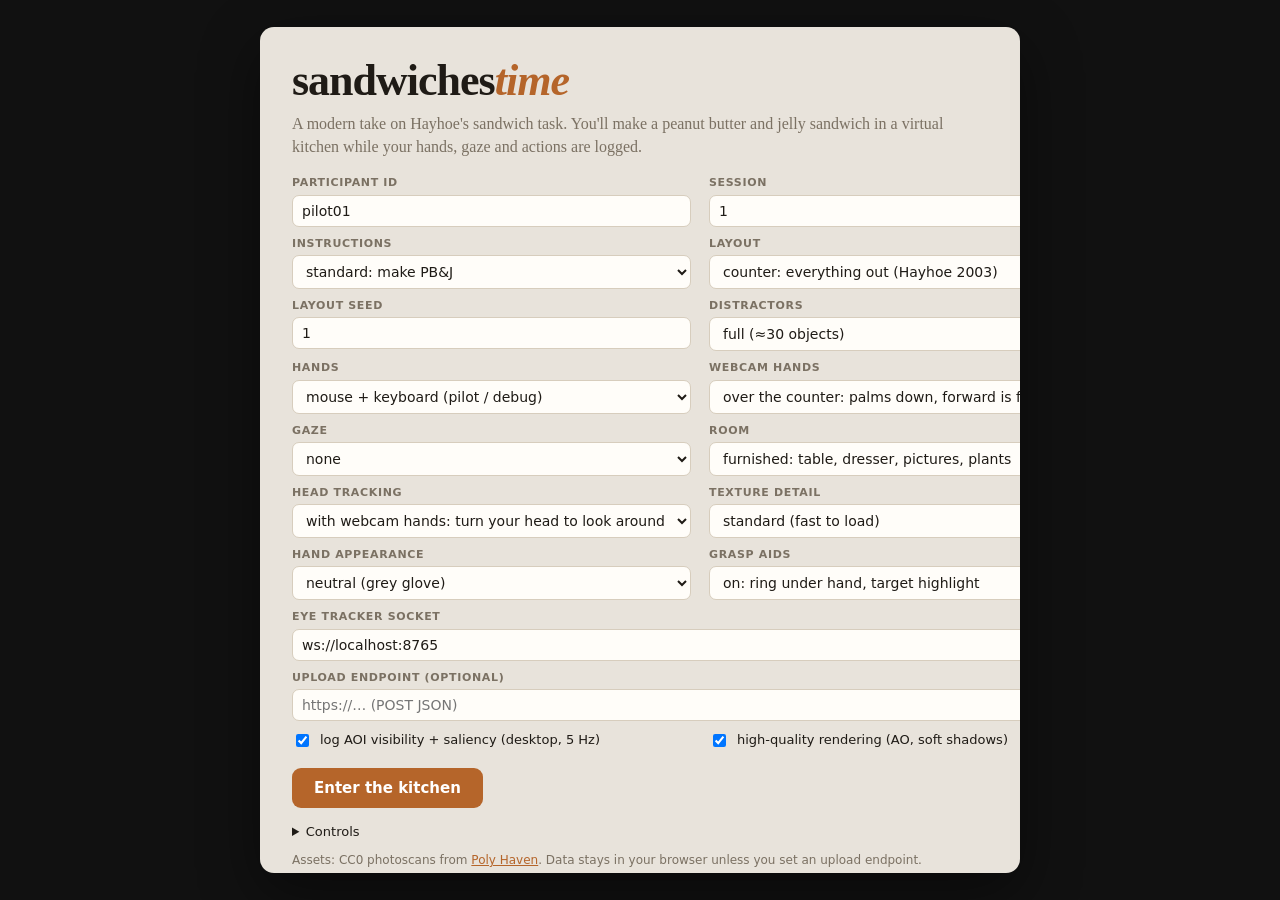
<file: index.html>
<!DOCTYPE html>
<html lang="en">
<head>
<meta charset="utf-8">
<meta name="viewport" content="width=device-width, initial-scale=1, maximum-scale=1, user-scalable=no, viewport-fit=cover">
<title>sandwichestime — a virtual sandwich task</title>
<link rel="stylesheet" href="src/ui/style.css">
<script type="importmap">
{ "imports": {
    "three": "./vendor/three/build/three.module.js",
    "three/addons/": "./vendor/three/addons/"
} }
</script>
</head>
<body>
<canvas id="view"></canvas>

<div id="landing" class="panel">
  <h1>sandwiches<span>time</span></h1>
  <p class="lede">A modern take on Hayhoe's sandwich task. You'll make a peanut butter and jelly sandwich in a virtual kitchen while your hands, gaze and actions are logged.</p>
  <form id="setup">
    <div class="grid">
      <label>Participant ID <input name="participant" value="pilot01" autocomplete="off"></label>
      <label>Session <input name="session" value="1" type="number" min="1"></label>
      <label>Instructions
        <select name="condition">
          <option value="standard">standard: make PB&amp;J</option>
          <option value="tidy">tidy: close everything after</option>
          <option value="cut">cut: make and cut in half</option>
        </select></label>
      <label>Layout
        <select name="layout">
          <option value="counter">counter: everything out (Hayhoe 2003)</option>
          <option value="stored">stored: jelly in fridge, knife in drawer, plate in cupboard</option>
        </select></label>
      <label>Layout seed <input name="seed" value="1" type="number"></label>
      <label>Distractors
        <select name="distractors">
          <option value="full">full (≈30 objects)</option>
          <option value="sparse">sparse (≈10 objects)</option>
          <option value="none">none</option>
        </select></label>
      <label>Hands
        <select name="input">
          <option value="mouse">mouse + keyboard (pilot / debug)</option>
          <option value="touch">touch screen (phone / tablet)</option>
          <option value="webcam">webcam hand tracking (both hands, MediaPipe)</option>
          <option value="xr">headset hand tracking (WebXR)</option>
        </select></label>
      <label>Webcam hands
        <select name="webcammap">
          <option value="counter">over the counter: palms down, forward is farther</option>
          <option value="upright">upright: palms to the screen, up is farther</option>
        </select></label>
      <label>Gaze
        <select name="gaze">
          <option value="none">none</option>
          <option value="webcam">webcam iris tracking (calibrated)</option>
          <option value="socket">external eye tracker (WebSocket)</option>
          <option value="mouse">mouse as gaze (debug only)</option>
        </select></label>
      <label>Room
        <select name="room">
          <option value="full">furnished: table, dresser, pictures, plants</option>
          <option value="plain">plain: same walls, windows and light, nothing else</option>
        </select></label>
      <label>Head tracking
        <select name="head">
          <option value="auto">with webcam hands: turn your head to look around</option>
          <option value="webcam">webcam, with any hand input</option>
          <option value="off">off</option>
        </select></label>
      <label>Texture detail
        <select name="detail">
          <option value="standard">standard (fast to load)</option>
          <option value="high">high (about 60 MB more to download)</option>
        </select></label>
      <label>Hand appearance
        <select name="handtone">
          <option value="neutral">neutral (grey glove)</option>
          <option value="tone1">skin tone 1 (lightest)</option>
          <option value="tone2">skin tone 2</option>
          <option value="tone3">skin tone 3</option>
          <option value="tone4">skin tone 4</option>
          <option value="tone5">skin tone 5 (darkest)</option>
        </select></label>
      <label>Grasp aids
        <select name="aids">
          <option value="on">on: ring under hand, target highlight</option>
          <option value="off">off (no added visual cues)</option>
        </select></label>
      <label class="wide">Eye tracker socket <input name="socket" value="ws://localhost:8765"></label>
      <label class="wide">Upload endpoint (optional) <input name="endpoint" placeholder="https://… (POST JSON)"></label>
      <label class="check"><input type="checkbox" name="saliency" checked> log AOI visibility + saliency (desktop, 5 Hz)</label>
      <label class="check"><input type="checkbox" name="quality" checked> high-quality rendering (AO, soft shadows)</label>
    </div>
    <button type="submit" id="start">Enter the kitchen</button>
  </form>
  <details class="help">
    <summary>Controls</summary>
    <table>
      <tr><td>Mouse move</td><td>move the active hand</td></tr>
      <tr><td>Click</td><td>grasp / release</td></tr>
      <tr><td>Tab</td><td>switch active hand (left / right)</td></tr>
      <tr><td>Space (hold)</td><td>press down: spread, scoop, cut, wipe</td></tr>
      <tr><td>Wheel</td><td>twist a lid you hold / raise or lower a held object</td></tr>
      <tr><td>F, Q / E</td><td>flip held object, rotate held object</td></tr>
      <tr><td>A / D, ← / →</td><td>step along the counter</td></tr>
      <tr><td>Right-drag</td><td>look around</td></tr>
      <tr><td>Bell</td><td>ring it (grasp it) when the sandwich is done</td></tr>
    </table>
    <p><b>Touch screen.</b> Tap something to grab it; tap a spot to carry what you hold there and put it down. Drag to move the hand. Grab a lid, then drag in a circle (counter-clockwise) to unscrew it. The buttons at the bottom press down (to dip, spread or cut), flip a slice, let go, switch hands and step sideways. Landscape gives the widest view.</p>
    <p><b>Webcam.</b> Hold your hands palm-down in front of you, as if over the counter: move them left and right, forward (toward the screen) to reach farther along the counter, and up for the shelves. Pinch thumb and index, or close your whole hand, to take hold; open it to let go. Lower your hand to put something down or press. Turn a held lid by turning your hand. Turn your head to look around: the view turns further than your head does, so you can keep your eyes on the screen; lean to shift your viewpoint a little. R recentres the view, H turns head tracking off. A short calibration comes first, shown by cartoon hands; it is saved for your participant ID, and K redoes it. (The older upright mapping, palms to the screen, is an option in the setup form.)</p>
    <table>
      <tr><td>Pinch thumb + index</td><td>grasp; open the fingers to let go</td></tr>
      <tr><td>Push toward the screen</td><td>lower what you hold (press, spread, dip); pull back to lift</td></tr>
      <tr><td>Rotate your hand</td><td>turn what you hold; unscrew a lid (counter-clockwise, about two strokes)</td></tr>
      <tr><td>Turn your hand over</td><td>flip a slice</td></tr>
      <tr><td>Hand at the screen edge</td><td>step sideways (or A / D)</td></tr>
      <tr><td>C / Space</td><td>hide the camera preview / press down without pushing</td></tr>
    </table>
    <p>Pinch the open end of the bread bag to take a slice; pinch the closed end to move the bag. The first slice out is the heel.</p>
    <p><b>Headset.</b> Pinch or squeeze; everything is 1:1 scale.</p>
  </details>
  <p class="foot">Assets: CC0 photoscans from <a href="https://polyhaven.com" target="_blank">Poly Haven</a>. Data stays in your browser unless you set an upload endpoint.</p>
</div>

<div id="loading" hidden><div class="box"><div class="t">Setting up the kitchen…</div><div class="bar"><i></i></div><div class="s"></div></div></div>

<div id="hud" hidden>
  <div id="instruction"></div>
  <div id="status"><span id="hand-ind"></span><span id="fps"></span></div>
  <div id="toast"></div>
</div>

<div id="calib" hidden><div id="calib-dot"></div><div id="calib-msg"></div></div>
<video id="cam" playsinline muted hidden></video>
<div id="report" class="panel" hidden></div>

<script type="module" src="src/main.js"></script>
</body>
</html>
</file>
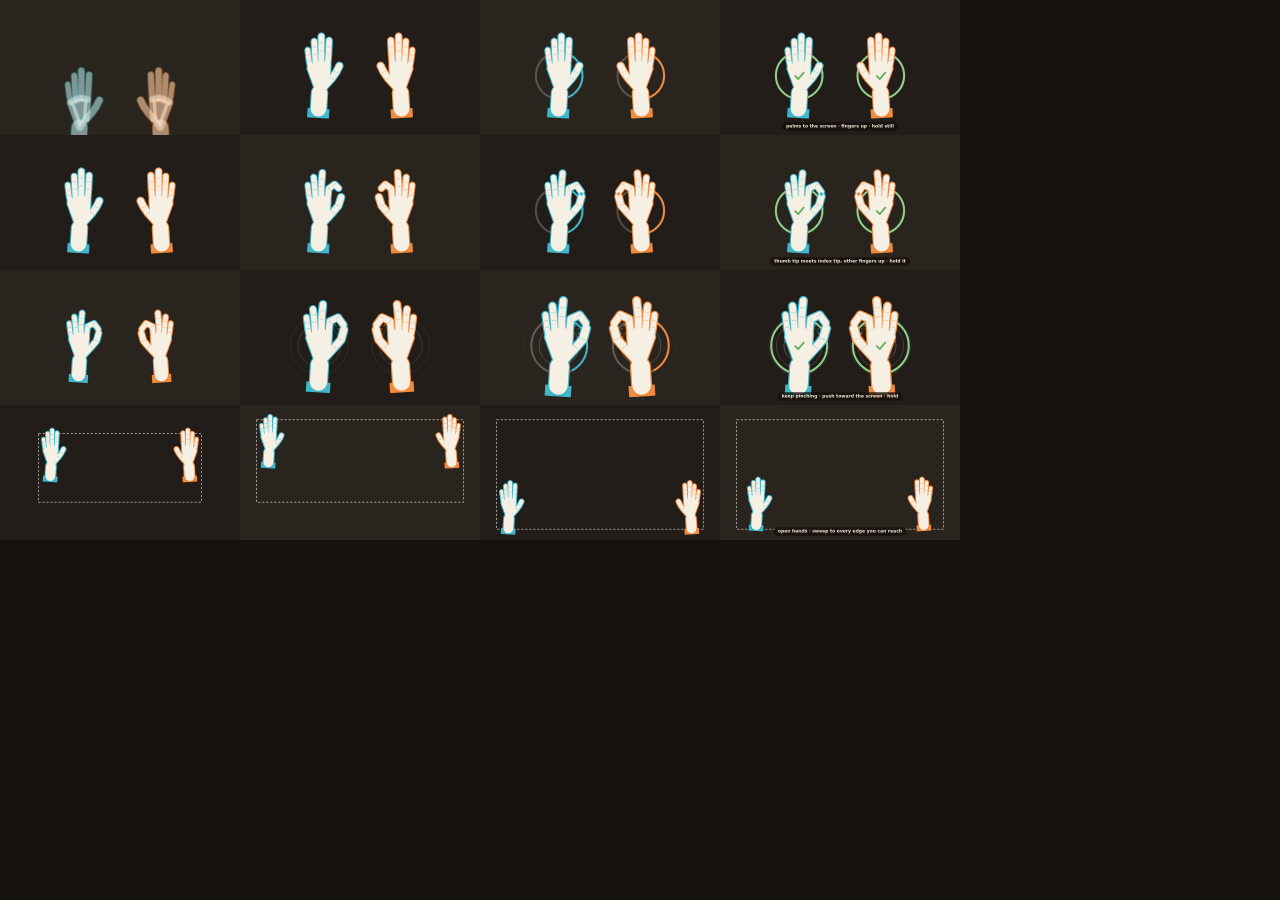
<file: tools/tests/demo_preview.html>
<!doctype html><meta charset="utf-8"><body style="margin:0;background:#16130f">
<script type="importmap">{ "imports": { "three": "/vendor/three/build/three.module.js", "three/addons/": "/vendor/three/addons/" } }</script>
<canvas id="c" width="1920" height="1080" style="width:960px;height:540px;display:block"></canvas>
<script type="module">
// renders a grid of frames of each calibration demo (for checking the cartoon hands by eye)
import { drawDemo, DEMOS } from '/src/ui/handdemo.js';
const g = document.getElementById('c').getContext('2d'), Q = new URLSearchParams(location.search);
if (Q.get('id')) { g.fillStyle = '#2a241e'; g.fillRect(0, 0, 1920, 1080); drawDemo(g, Q.get('id'), +Q.get('t') || 1.5, { x: 0, y: 0, w: 1920, h: 1080 }); window.__done = true; throw 0; }
const ids = Q.get('set') === 'counter' ? ['c_open', 'c_pinch', 'c_grab', 'c_far', 'c_up', 'c_range'] : Q.get('set') === 'grab' ? ['grab', 'c_grab'] : ['open', 'pinch', 'push', 'range'], cols = 4;
const W = 1920 / cols, H = 1080 / ids.length;
ids.forEach((id, row) => { const D = DEMOS[id];
  for (let c = 0; c < cols; c++) { const t = [0.5, 0.45, 0.4, 0.75][c] * D.len * (c === 0 ? 1 : 1) + (c === 0 ? 0 : 0);
    const tt = /grab/.test(id) ? [0.3, 0.6, 0.9, 1.6][c] : /range/.test(id) ? [0.6, 1.2, 2.6, 3.3][c] : /pinch/.test(id) ? [0.2, 0.7, 1.5, 2.2][c] : /push|far|up/.test(id) ? [0.2, 0.8, 1.6, 2.3][c] : [0.3, 0.8, 1.5, 2.3][c];
    const r = { x: c * W, y: row * H, w: W, h: H };
    g.save(); g.beginPath(); g.rect(r.x, r.y, r.w, r.h); g.clip(); g.fillStyle = (row + c) % 2 ? '#221d18' : '#2a241e'; g.fillRect(r.x, r.y, r.w, r.h);
    drawDemo(g, id, tt, r, { caption: c === 3 }); g.restore(); } });
window.__done = true;
</script>
</file>
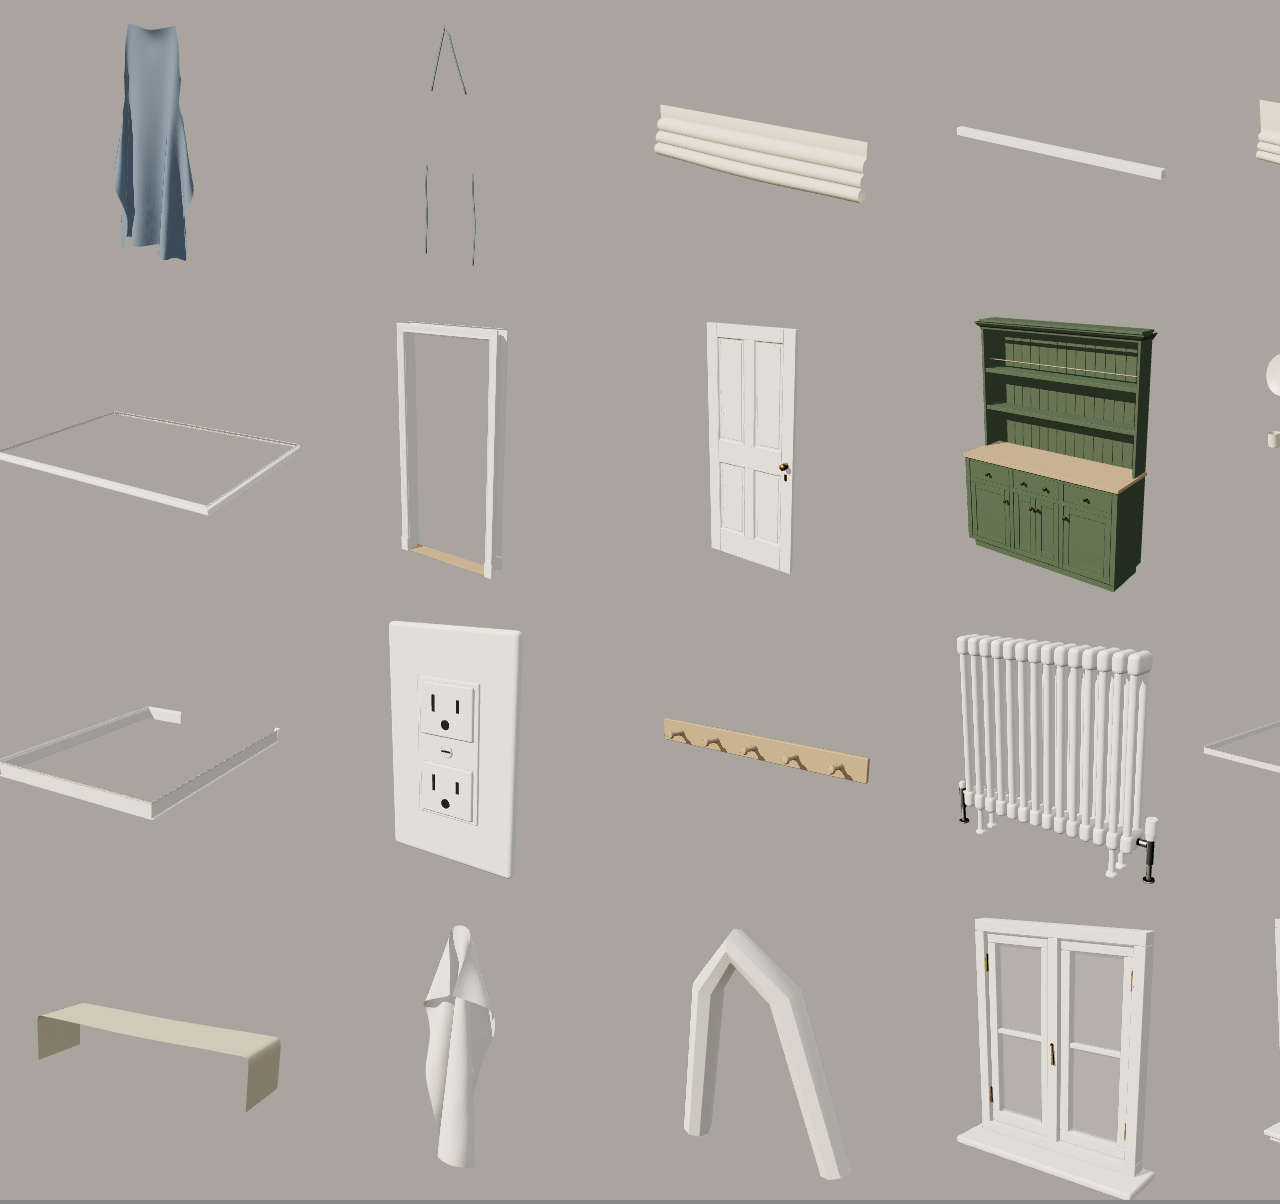
<file: tools/tests/kit_preview.html>
<!doctype html><meta charset="utf-8"><body style="margin:0;background:#888">
<script type="importmap">{ "imports": { "three": "/vendor/three/build/three.module.js", "three/addons/": "/vendor/three/addons/" } }</script>
<canvas id="c" width="1800" height="1200"></canvas>
<script type="module">
// Contact sheet of the Blender-built room kit (tools/blender/build_room_kit.py): ?only=a,b picks parts, ?view=front|side|top|q.
import * as THREE from 'three';
import { GLTFLoader } from 'three/addons/loaders/GLTFLoader.js';
import { MeshoptDecoder } from 'three/addons/libs/meshopt_decoder.module.js';
const Q = new URLSearchParams(location.search), L = new GLTFLoader(); L.setMeshoptDecoder(MeshoptDecoder);
const kit = (await L.loadAsync('/assets/models/room_kit/room_kit.gltf')).scene;
let nodes = kit.children.slice(); if (Q.get('only')) nodes = nodes.filter(n => Q.get('only').split(',').some(k => n.name.startsWith(k)));
const cv = document.getElementById('c'), R = new THREE.WebGLRenderer({ canvas: cv, antialias: true, preserveDrawingBuffer: true }); R.setScissorTest(true); R.autoClear = false;
R.toneMapping = THREE.ACESFilmicToneMapping; R.shadowMap.enabled = true;
const cols = Math.ceil(Math.sqrt(nodes.length * 1.5)), rows = Math.ceil(nodes.length / cols), w = cv.width / cols, h = cv.height / rows, info = {};
const view = Q.get('view') || 'q';
for (const [k, n] of nodes.entries()) {
  const sc = new THREE.Scene(); sc.background = new THREE.Color(0xa9a59e); const g = n.clone(true); g.position.set(0, 0, 0); sc.add(g);
  g.traverse(o => { if (o.isMesh) { o.material = o.material.clone(); o.material.side = THREE.DoubleSide; o.castShadow = o.receiveShadow = true; if (/glass$/.test(o.material.name)) { o.material.transparent = true; o.material.opacity = 0.2; } } });
  sc.add(new THREE.HemisphereLight(0xffffff, 0x8a8478, 1.6)); const d = new THREE.DirectionalLight(0xfff2dd, 3.2); 
  const b = new THREE.Box3().setFromObject(g), s = b.getSize(new THREE.Vector3()), c = b.getCenter(new THREE.Vector3()), r = Math.max(s.x, s.y, s.z);
  d.position.set(c.x - r, c.y + 1.5 * r, c.z + 2 * r); d.target.position.copy(c); d.castShadow = true; Object.assign(d.shadow.camera, { left: -r, right: r, top: r, bottom: -r, near: 0.01, far: 6 * r }); d.shadow.mapSize.set(2048, 2048); d.shadow.bias = -0.0005; sc.add(d, d.target);
  info[n.name] = { size: s.toArray().map(x => +x.toFixed(3)), min: b.min.toArray().map(x => +x.toFixed(3)), max: b.max.toArray().map(x => +x.toFixed(3)), mats: [...new Set((() => { const a = []; g.traverse(o => o.isMesh && a.push(o.material.name)); return a; })())] };
  const cam = new THREE.PerspectiveCamera(28, w / h, 0.01, 80), dist = r * 2.4;
  const dir = { q: [0.55, 0.32, 0.8], front: [0, 0.05, 1], side: [1, 0.1, 0.15], top: [0.05, 1, 0.3], back: [-0.4, 0.25, -0.8], low: [0.5, -0.25, 0.8] }[view];
  cam.position.set(c.x + dist * dir[0], c.y + dist * dir[1], c.z + dist * dir[2]); cam.lookAt(c);
  const x = (k % cols) * w, y = cv.height - (Math.floor(k / cols) + 1) * h; R.setViewport(x, y, w, h); R.setScissor(x, y, w, h); R.clear(); R.render(sc, cam);
}
window.__info = info;
</script>
</file>
<file: src/ui/style.css>
:root { --ink:#1f1b16; --paper:#f6f1e8; --accent:#b5652a; --jelly:#6b2a5c; --muted:#7b7163; }
* { box-sizing: border-box; }
html, body { margin:0; height:100%; overflow:hidden; background:#111; font-family: "Iowan Old Style", "Palatino Linotype", Georgia, serif; color:var(--ink); }
#view { position:fixed; inset:0; width:100vw; height:100vh; display:block; }
.panel { position:fixed; z-index:10; background:color-mix(in srgb, var(--paper) 94%, transparent); backdrop-filter: blur(12px);
  border-radius:14px; box-shadow:0 20px 60px rgba(0,0,0,.45); padding:28px 32px; }
#landing { top:50%; left:50%; transform:translate(-50%,-50%); width:min(760px, 94vw); max-height:94vh; overflow:auto; }
h1 { margin:0 0 6px; font-size:44px; letter-spacing:-1px; font-weight:600; }
h1 span { color:var(--accent); font-style:italic; }
.lede { margin:0 0 18px; color:var(--muted); font-size:16px; line-height:1.45; }
.grid { display:grid; grid-template-columns:1fr 1fr; gap:10px 18px; }
label { display:flex; flex-direction:column; font: 600 11px/1.3 ui-sans-serif, system-ui, sans-serif; text-transform:uppercase; letter-spacing:.06em; color:var(--muted); gap:4px; }
label.wide { grid-column: span 2; }
label.check { flex-direction:row; align-items:center; gap:8px; text-transform:none; letter-spacing:0; font-size:13px; font-weight:500; color:var(--ink); }
input, select { font: 14px ui-sans-serif, system-ui, sans-serif; padding:7px 9px; border-radius:7px; border:1px solid #d7cdbd; background:#fffdf9; color:var(--ink); }
button { font: 600 15px ui-sans-serif, system-ui, sans-serif; background:var(--accent); color:white; border:0; border-radius:9px; padding:11px 22px; margin-top:18px; cursor:pointer; }
button:hover { filter:brightness(1.08); }
button.ghost { background:transparent; color:var(--accent); border:1px solid var(--accent); }
.help { margin-top:16px; font: 13px ui-sans-serif, system-ui, sans-serif; }
.help td { padding:2px 14px 2px 0; } .help td:first-child { font-weight:600; white-space:nowrap; }
.foot { margin:14px 0 0; font: 12px ui-sans-serif, system-ui, sans-serif; color:var(--muted); }
.foot a { color:var(--accent); }
#hud { position:fixed; inset:0; pointer-events:none; z-index:5; font: 14px ui-sans-serif, system-ui, sans-serif; color:white; }
#instruction { position:absolute; top:14px; left:50%; transform:translateX(-50%); background:rgba(20,16,12,.62); padding:8px 16px; border-radius:20px; max-width:80vw; text-align:center; }
#status { position:absolute; bottom:12px; left:14px; display:flex; gap:14px; opacity:.85; text-shadow:0 1px 2px #000; }
#toast { position:absolute; bottom:44px; left:50%; transform:translateX(-50%); background:rgba(20,16,12,.7); padding:6px 14px; border-radius:16px; opacity:0; transition:opacity .25s; }
#toast.show { opacity:1; }
#calib { position:fixed; inset:0; z-index:20; background:#24201b; cursor:none; }
#calib-dot { position:absolute; width:22px; height:22px; margin:-11px 0 0 -11px; border-radius:50%; background:var(--accent); box-shadow:0 0 0 6px rgba(181,101,42,.25); transition: left .45s ease, top .45s ease, transform .2s; }
#calib-dot::after { content:""; position:absolute; left:8px; top:8px; width:6px; height:6px; border-radius:50%; background:white; }
#calib-msg { position:absolute; bottom:8%; width:100%; text-align:center; color:#e9dfcf; font: 16px ui-sans-serif, system-ui, sans-serif; }
#report { top:50%; left:50%; transform:translate(-50%,-50%); width:min(1100px, 96vw); max-height:94vh; overflow:auto; font: 14px ui-sans-serif, system-ui, sans-serif; }
#report h2 { font-family: "Iowan Old Style", Georgia, serif; font-size:30px; margin:0 0 4px; }
#report .metrics { display:grid; grid-template-columns: repeat(4, 1fr); gap:10px; margin:16px 0; }
#report .metric { background:#fffdf9; border:1px solid #e4dacb; border-radius:10px; padding:10px 12px; }
#report .metric b { display:block; font-size:22px; font-family: Georgia, serif; }
#report .metric span { color:var(--muted); font-size:12px; }
#report svg { width:100%; height:auto; background:#fffdf9; border:1px solid #e4dacb; border-radius:10px; }
#report .actions { display:flex; gap:10px; }
#report table { border-collapse:collapse; width:100%; margin-top:10px; font-size:12px; }
#report td, #report th { border-bottom:1px solid #eadfcf; padding:3px 6px; text-align:left; }
#campip { position:fixed; right:14px; bottom:14px; z-index:6; background:rgba(20,16,12,.72); border-radius:10px; padding:6px; box-shadow:0 6px 24px rgba(0,0,0,.4); font: 11px ui-sans-serif, system-ui, sans-serif; color:#eee4d4; transition:opacity .3s; }
#campip canvas { display:block; border-radius:6px; }
#campip .row { display:flex; justify-content:space-between; padding:4px 2px 0; gap:10px; font-variant-numeric: tabular-nums; }
#campip .hint { opacity:.5; }
#campip.min canvas { display:none; }
#campip.lost { outline:2px solid #d0503c; }

/* touch controls */
#view { height:100dvh; }
#touchbar { position:fixed; left:0; right:0; bottom:0; z-index:6; display:flex; gap:6px; justify-content:center; padding:8px 10px calc(8px + env(safe-area-inset-bottom)); pointer-events:none; }
#touchbar button { pointer-events:auto; margin:0; flex:1 1 0; max-width:130px; min-height:46px; padding:8px 4px; font-size:14px; background:rgba(28,23,18,.72); color:#f3eadb; border:1px solid rgba(255,255,255,.18); border-radius:12px; backdrop-filter:blur(8px); -webkit-tap-highlight-color:transparent; touch-action:manipulation; user-select:none; -webkit-user-select:none; }
#touchbar button[data-act=left], #touchbar button[data-act=right] { flex:0 0 46px; }
#touchbar button:disabled { opacity:.35; }
#touchbar button.on { background:var(--accent); border-color:var(--accent); }
body:has(#touchbar) #status { bottom:calc(70px + env(safe-area-inset-bottom)); }
body:has(#touchbar) #toast { bottom:calc(100px + env(safe-area-inset-bottom)); }
@media (max-width: 640px) {
  .panel { padding:18px 16px; }
  h1 { font-size:32px; }
  .grid { grid-template-columns:1fr; }
  label.wide { grid-column:auto; }
  #instruction { font-size:13px; max-width:92vw; top:calc(8px + env(safe-area-inset-top)); }
  #report .metrics { grid-template-columns:repeat(2, 1fr); }
}
@media (max-height: 520px) { #instruction { font-size:12px; padding:5px 12px; top:calc(6px + env(safe-area-inset-top)); } }
#instruction { transition:opacity 1s; } #instruction.dim { opacity:.28; }

/* loading and error overlay */
#loading { position:fixed; inset:0; z-index:40; display:flex; align-items:center; justify-content:center; background:#1c1814; color:#efe6d6; font: 15px ui-sans-serif, system-ui, sans-serif; }
#loading[hidden] { display:none; }
#loading .box { width:min(440px, 84vw); text-align:center; }
#loading .t { font: 600 26px "Iowan Old Style", Georgia, serif; margin-bottom:16px; }
#loading .bar { height:6px; border-radius:3px; background:rgba(255,255,255,.14); overflow:hidden; }
#loading .bar i { display:block; height:100%; width:0; background:var(--accent); transition:width .25s; }
#loading .s { margin-top:12px; color:#b9ad9a; font-size:13px; line-height:1.45; white-space:pre-wrap; word-break:break-word; }
#loading.err .bar { display:none; } #loading.err .s { color:#f0c9b0; text-align:left; }
#diag { position:fixed; left:10px; top:10px; z-index:39; max-width:min(560px, 92vw); background:rgba(120,30,20,.88); color:#fff; font: 12px ui-monospace, Menlo, monospace; padding:8px 10px; border-radius:8px; white-space:pre-wrap; word-break:break-word; }

/* guided calibration for webcam hand tracking */
#handcal { position:fixed; inset:0; z-index:18; display:flex; align-items:center; justify-content:center; background:rgba(22,18,14,.93); font: 15px ui-sans-serif, system-ui, sans-serif; color:#efe6d6; }
#handcal[hidden] { display:none; }
#handcal .card { width:min(820px, 92vw); max-height:96vh; display:flex; flex-direction:column; gap:10px; }
#handcal .top { display:flex; align-items:center; justify-content:space-between; }
#handcal .dots { display:flex; gap:8px; }
#handcal .dots i { width:34px; height:5px; border-radius:3px; background:rgba(255,255,255,.2); transition:background .25s; }
#handcal .dots i.on { background:var(--accent); }
#handcal .dots i.ok { background:#8fd18a; }
#handcal .count { opacity:.6; font-size:13px; font-variant-numeric: tabular-nums; }
#handcal h2 { margin:2px 0 0; font: 600 30px ui-sans-serif, system-ui, sans-serif; letter-spacing:-.01em; }
#handcal .hint { margin:0; min-height:2.9em; line-height:1.45; font-size:16px; color:#d9cdb9; }
#handcal .stage { position:relative; border-radius:14px; overflow:hidden; box-shadow:0 12px 48px rgba(0,0,0,.5); background:#16130f; }
#handcal canvas { display:block; width:100%; height:auto; max-height:62vh; object-fit:contain; }
#handcal .warn { position:absolute; left:50%; bottom:14px; transform:translateX(-50%); max-width:86%; padding:8px 14px; border-radius:999px; background:rgba(20,16,12,.82); color:#ffd9a8; font-size:14px; text-align:center; opacity:0; transition:opacity .25s; pointer-events:none; }
#handcal .warn.show { opacity:1; }
#handcal .row { display:flex; align-items:center; justify-content:space-between; gap:12px; }
#handcal .note { opacity:.55; font-size:13px; }
#handcal button { margin-left:8px; padding:7px 14px; border-radius:8px; border:1px solid rgba(255,255,255,.25); background:transparent; color:inherit; font:inherit; font-size:13px; cursor:pointer; }
#handcal button:hover { background:rgba(255,255,255,.1); }
#handcal button[hidden] { display:none; }
#handcal .stage.watch { cursor:pointer; }
</file>
